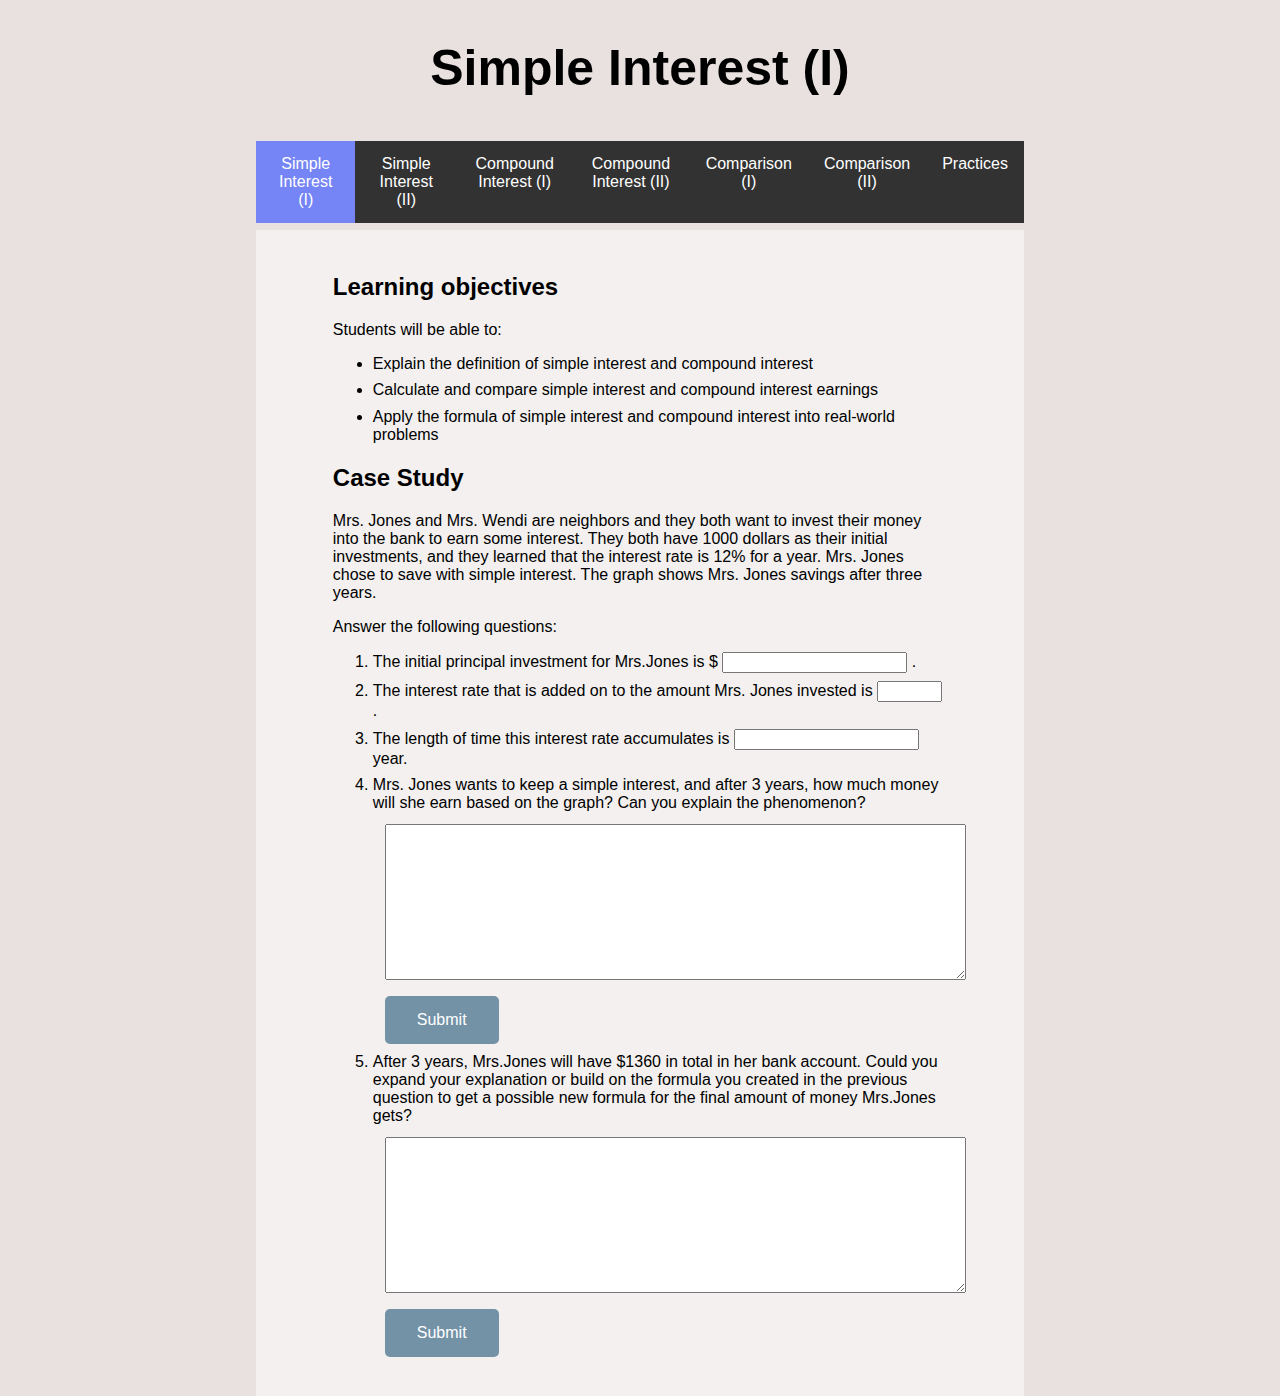
<file: index.html>
<!DOCTYPE html>
<html>

<head>
	<title>Simple and compound interest rate</title>
	<link rel="stylesheet" type="text/css" href="style.css">
	<link href="https://fonts.googleapis.com/css?family=Lato|Merriweather+Sans&display=swap" rel="stylesheet">
</head>

<body>


	<div class="header">
		<span><b>Simple Interest (I)</b></span>
	</div>
	<div class=navbar>
		<a class="SI1" href="index.html">Simple Interest (I)</a>
		<a class="SI2" href="simple interest.html">Simple Interest (II)</a>
		<a class="CI1" href="page3.html">Compound Interest (I)</a>
		<a class="CI2" href="compound interest.html">Compound Interest (II)</a>
		<a class="Comparison1" href="page5.html">Comparison (I)</a>
		<a class="Comparison2" href="Comparison.html">Comparison (II)</a>
		<a class="Practice" href="page7.html">Practices</a>
	</div>
	<div class="content">
		<!-- Learning Objectives -->
		<div id="case">
			<div id="Learning Objectives">
				<h2>Learning objectives</h2>
				<p>Students will be able to:</p>
				<ul>
					<li>Explain the definition of simple interest and compound interest</li>
					<li>Calculate and compare simple interest and compound interest earnings </li>
					<li>Apply the formula of simple interest and compound interest into real-world problems</li>
				</ul>
			</div>
			<!-- Case study -->
			<div id="case study">
				<h2>Case Study</h2>
				<p>Mrs. Jones and Mrs. Wendi are neighbors and they both want to invest their money into the bank to
					earn some
					interest. They both have 1000 dollars as their initial investments, and they learned that the
					interest rate
					is 12% for a year. Mrs. Jones chose to save with simple interest. The graph shows Mrs. Jones savings
					after three years.
				</p>
				<div class="charts" id="charts">
					<!-- add in js -->
				</div>
				<!-- <br><img src="images/1.jpeg" alt="Mrs.Jones' Savings using simple interest" width="770" height="600"><br> -->
				<p>Answer the following questions:</p>
				<ol>
					<li>
						The initial principal investment for Mrs.Jones is $ <input type="number" id="initial_principal"
							name="initial_principal" required size="5"> .
					</li>
					<div class="feedback" id="fb1"></div>

					<li>
						The interest rate that is added on to the amount Mrs. Jones invested is <input type="text"
							id="interest_rate" name="interest_rate" required size="5"> .
					</li>
					<div class="feedback" id="fb2"></div>

					<li>
						The length of time this interest rate accumulates is <input type="number" id="time"
							name="time" required size="5"> year.
					</li>
					<div class="feedback" id="fb3"></div>

					<li>
						Mrs. Jones wants to keep a simple interest, and after 3 years, how much money will she earn
						based on the graph? Can you explain the phenomenon?
						<textarea class="txa" rows="10" cols="70" id="myTextArea2"></textarea></br>
						<button type="button" onclick="check3()">Submit</button>
						<div class="feedback" id="fb4"></div>
					</li>

					<li>
						After 3 years, Mrs.Jones will have $1360 in total in her bank account. Could you expand your
						explanation or build on the formula you created in the previous question to get a possible new
						formula for the final amount of money Mrs.Jones gets? <br>
						<textarea class="txa" rows="10" cols="70" id="myTextArea3"></textarea></br>
						<button type="button" onclick="check4()">Submit</button>
						<div class="feedback" id="fb5"></div>
					</li>

				</ol>

			</div>
		</div>



		<!-- Step 5
		<div id="comparison of simple interest and compound interest">
			<h2>Comparison of Simple Interest and Compound Interest</h2>
			<p>From the previous case, Mrs. Jones wants to keep a simple interest, and after three years, she will get 360 dollars. Mrs. Wendi wants to keep a compound interest, and after three years she will get 404.93 dollars back. </p>
			<p> i) For Mrs. Jones, she earns (  ) dollars each month.<br>
				<input type = "radio" type = "mc" name = "choice" value = "A.12"> A.12
				<input type = "radio" type = "mc" name = "choice" value = "B.36"> B.36
				<input type = "radio" type = "mc" name = "choice" value = "C.30"> C.30
				<br><button type="button" onclick ="submitAnswer()">Submit</button><br><div id="feedback_4"></div>

			<p> For Mrs. Wendi, she earns (  ) dollars each month.</p><br>
				<input type = "radio" type = "mc" name = "choice" value = "A.33.74"> A.33.74
				<input type = "radio" type = "mc" name = "choice" value = "B.11.25"> B.11.25
				<input type = "radio" type = "mc" name = "choice" value = "C.35.8"> C.35.8
				<br><button type="button" onclick ="submitAnswer_2()">Submit</button><br>
			
			<p>ii) Based on the graph showing how Mrs. Jones and Mrs. Wendi’s savings grow, what are the interests of Mrs. Jones and Mrs. Wendi in the first year? What about the second year? The third year?</p>
			<textarea id = "ti_1" rows="10" cols="50"></textarea><br>
			<button type="button">Submit</button><br>

			
			<p>iii) Try with the interactive graph, what features do you find about the interest grow through time?</p>
			<textarea id = "ti_2" rows="10" cols="50"></textarea><br>
			<button type="button">Submit</button><br> -->

		<script src="https://d3js.org/d3.v6.min.js"></script>
		<script type="text/javascript" src="assignment_1.js"></script>
</body>

</html>
</file>
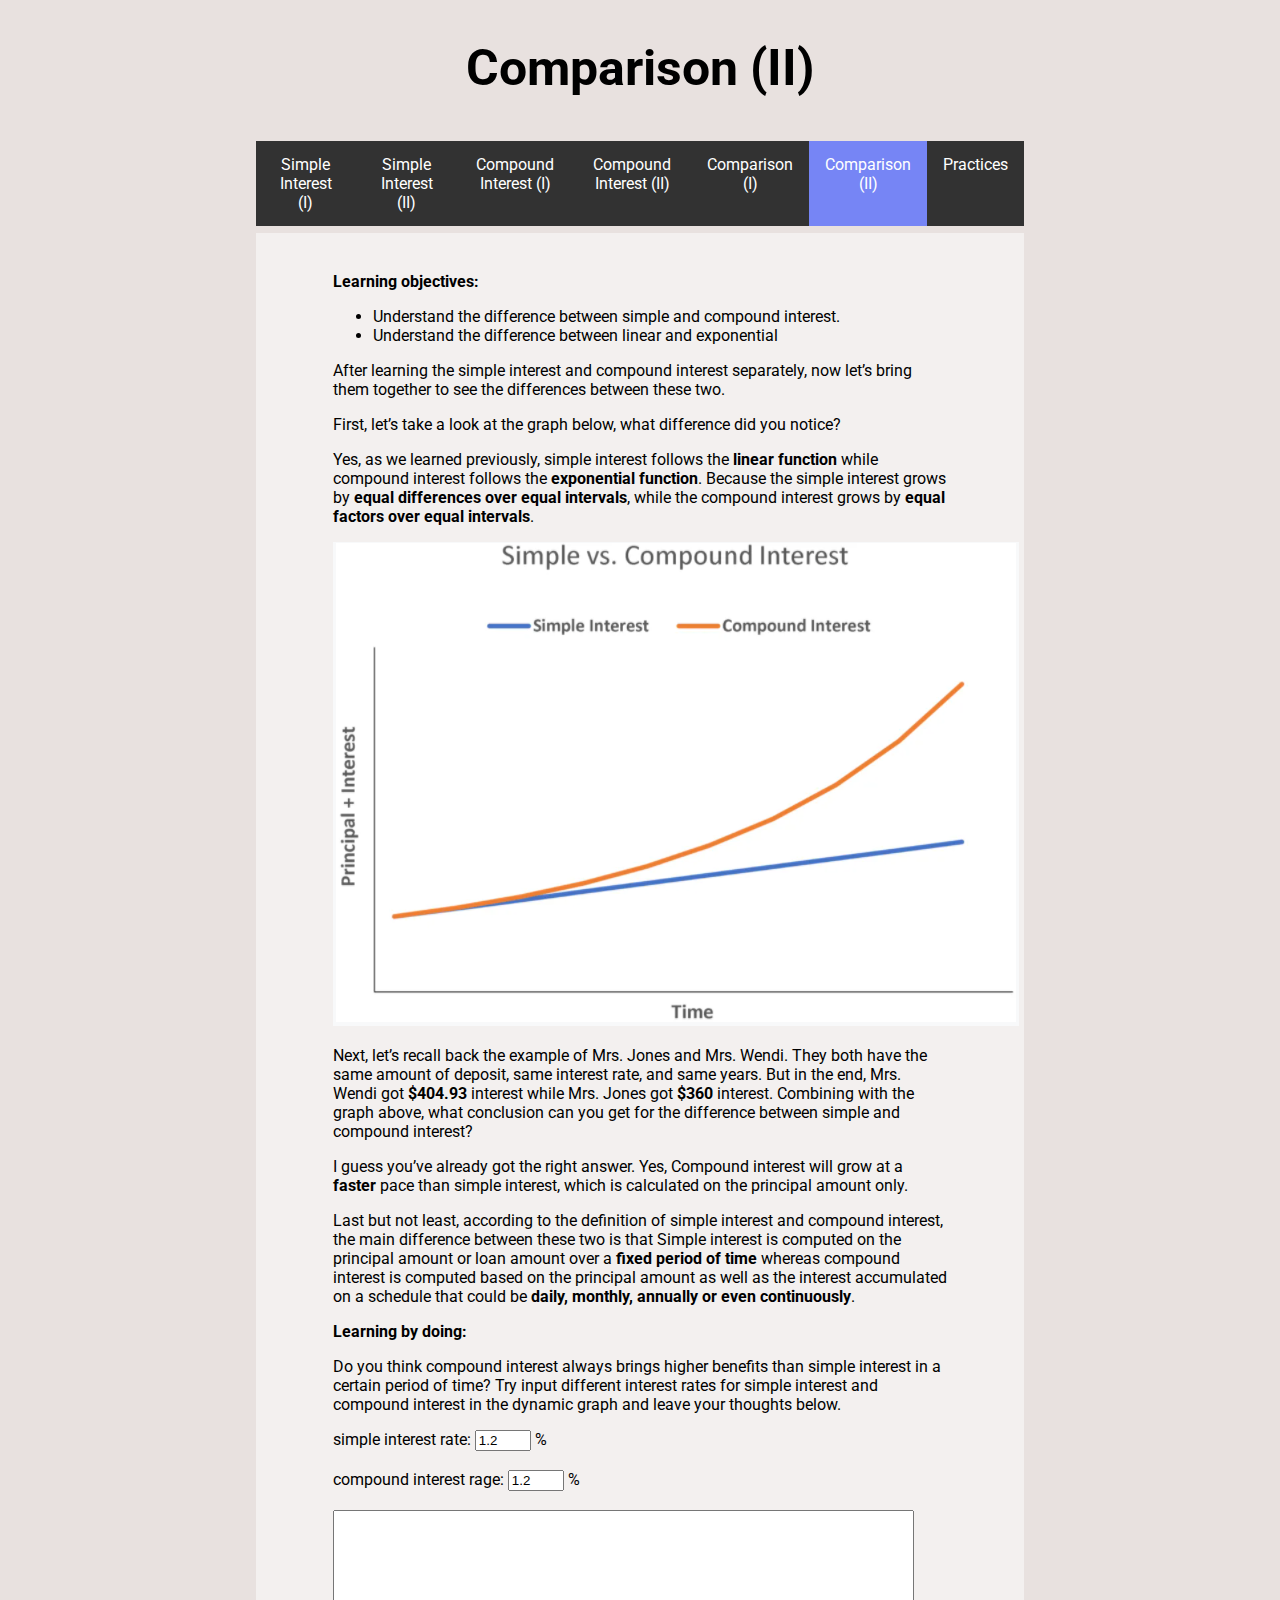
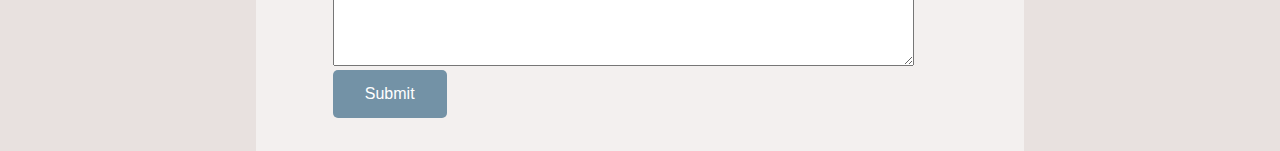
<file: Comparison.html>
<!DOCTYPE html>
<html>

<head>
  <meta charset="utf-8">
  <title>Comparison study</title>
  <link rel="preconnect" href="https://fonts.gstatic.com">
  <link rel="stylesheet" type="text/css" href="style2.css">
  <link
    href="https://fonts.googleapis.com/css2?family=Roboto:ital,wght@0,100;0,300;0,400;0,500;0,700;0,900;1,100;1,300;1,400;1,500;1,700;1,900&display=swap"
    rel="stylesheet">
</head>

<body>
  <div class="header"><span>
      <b>Comparison (II)</b></span>
  </div>
  <!-- change -->
  <div class=navbar>
    <a class="SI1" href="index.html">Simple Interest (I)</a>
    <a class="SI1" href="simple interest.html">Simple Interest (II)</a>
    <a class="CI1" href="page3.html">Compound Interest (I)</a>
    <a class="CI2" href="compound interest.html">Compound Interest (II)</a>
    <a class="Comparison1" href="page5.html">Comparison (I)</a>
    <a class="SI2" href="Comparison.html">Comparison (II)</a>
    <a class="Practice" href="page7.html">Practices</a>
  </div>
  <!-- add content id div -->
  <div class="content">
    <!-- add case id div -->
    <div id="case">

      <p><b>Learning objectives:</b></p>

      <ul>
        <li>Understand the difference between simple and compound interest.</li>
        <li>Understand the difference between linear and exponential</li>
      </ul>

      <p>After learning the simple interest and compound interest separately, now let’s bring them together to see the
        differences between these two.</p>

      <p>First, let’s take a look at the graph below, what difference did you notice?</p>

      <p>Yes, as we learned previously, simple interest follows the <b>linear function</b> while compound interest
        follows the <b>exponential function</b>. Because the simple interest grows by <b>equal differences over equal
          intervals</b>, while the compound interest grows by <b>equal factors over equal intervals</b>.</p>

      <center><img src="images/simple-vs-compound.png" alt="Simple vs. Compound Interest."></center>

      <p>Next, let’s recall back the example of Mrs. Jones and Mrs. Wendi. They both have the same amount of deposit,
        same interest rate, and same years. But in the end, Mrs. Wendi got <b>$404.93</b> interest while Mrs. Jones got
        <b>$360</b> interest. Combining with the graph above, what conclusion can you get for the difference between
        simple and compound interest?</p>

      <p>I guess you’ve already got the right answer. Yes, Compound interest will grow at a <b>faster</b> pace than
        simple interest, which is calculated on the principal amount only.</p>

      <p>Last but not least, according to the definition of simple interest and compound interest, the main difference
        between these two is that Simple interest is computed on the principal amount or loan amount over a <b>fixed
          period of time</b> whereas compound interest is computed based on the principal amount as well as the interest
        accumulated on a schedule that could be <b>daily, monthly, annually or even continuously</b>.</p>

      <p><b>Learning by doing:</b></p>

      <p>Do you think compound interest always brings higher benefits than simple interest in a certain period of time?
        Try input different interest rates for simple interest and compound interest in the dynamic graph and leave your
        thoughts below.</p>

      <div class="charts" id="charts">
        <!-- add in js -->
      </div>
      simple interest rate: <input type="number" id="si_rate" name="si_rate" required size="5" min = 1 max = 20 value=1.2> %
     <br><br>
      compound interest rage: <input type="number" id="ci_rate" name="ci_rate" required size="5" min = 1 max = 20 value=1.2> %

      <!--interactive graph should be added here -->
      <br><br>
      <textarea rows="10" cols="70" id="myTextArea"></textarea><br>

      <button type="button" onclick="check()">Submit</button>

      <div class="feedback" id="feedback">

      </div>
    </div>
  </div>
  <script src="https://d3js.org/d3.v6.min.js"></script>
  <script type="text/javascript" src="script6.js"></script>
</body>

</html>
</file>
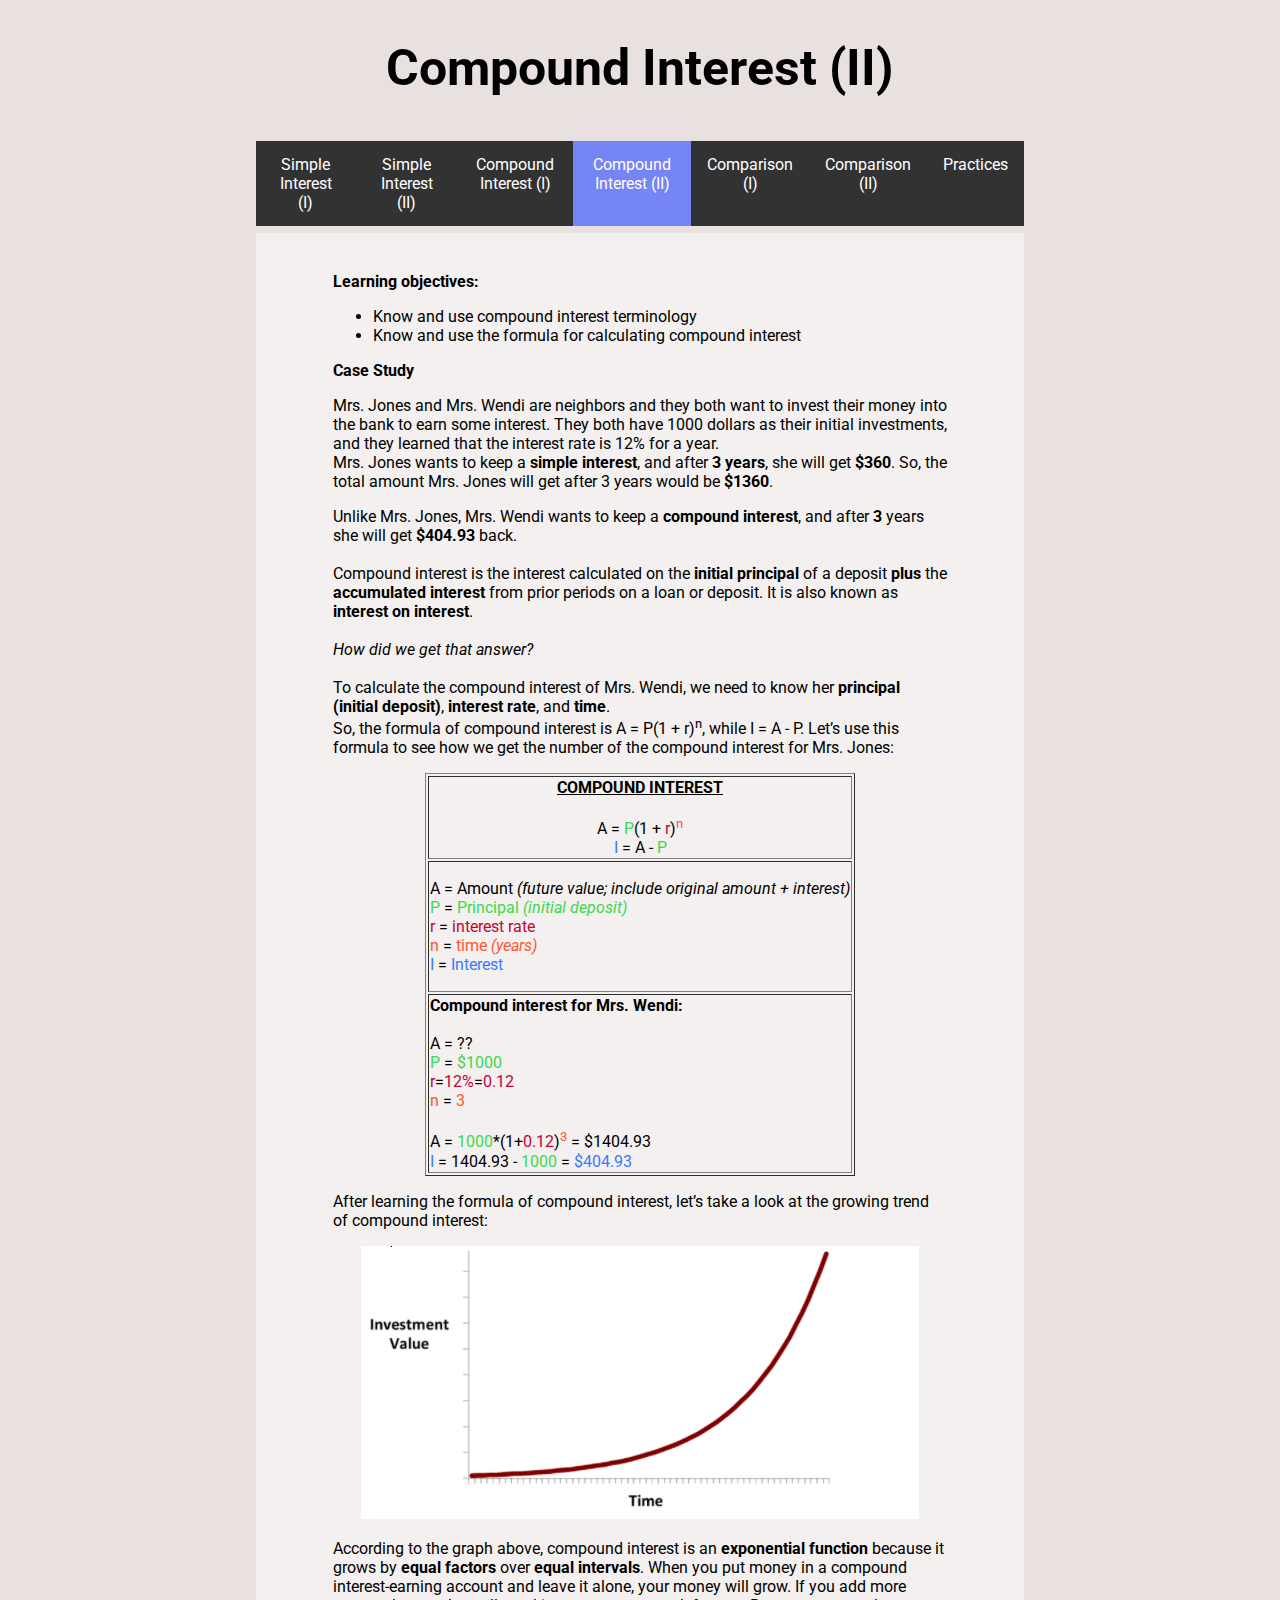
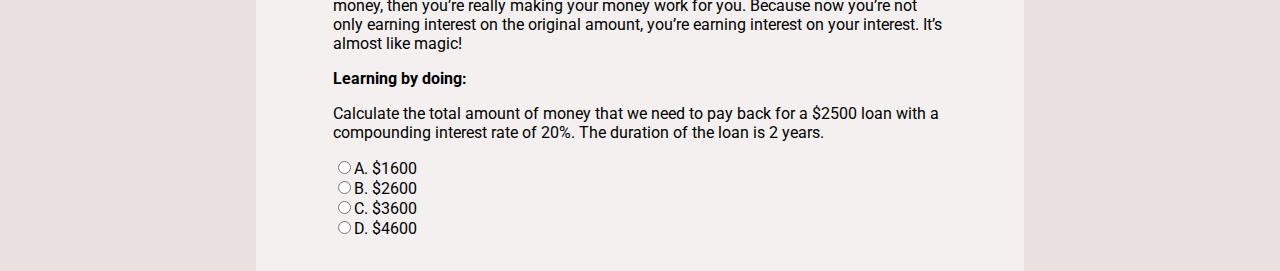
<file: compound interest.html>
<!DOCTYPE html>
<html>
<head>
    <meta charset="utf-8">
    <title>Compound Interest</title>
    <link rel="preconnect" href="https://fonts.gstatic.com">
    <link rel="stylesheet" type="text/css" href="style2.css">
    <link
      href="https://fonts.googleapis.com/css2?family=Roboto:ital,wght@0,100;0,300;0,400;0,500;0,700;0,900;1,100;1,300;1,400;1,500;1,700;1,900&display=swap"
      rel="stylesheet">
  </head>
  <body>
    <div class="header"><span>
        <b>Compound Interest (II)</b></span>
    </div>
  <!-- change -->
    <div class=navbar>
      <a class="SI1" href="index.html">Simple Interest (I)</a>
      <a class="SI1" href="simple interest.html">Simple Interest (II)</a>
      <a class="CI1" href="page3.html">Compound Interest (I)</a>
      <a class="SI2" href="compound interest.html">Compound Interest (II)</a>
      <a class="Comparison1" href="page5.html">Comparison (I)</a>
      <a class="Comparison2" href="Comparison.html">Comparison (II)</a>
      <a class="Practice" href="page7.html">Practices</a>
    </div>

<div class="content">

    <div id="case">

    <p><b>Learning objectives:</b></p>

    <ul>
        <li>Know and use compound interest terminology</li>
        <li>Know and use the formula for calculating compound interest</li>
    </ul>

    <p><b>Case Study</b></p>
    
    <p>Mrs. Jones and Mrs. Wendi are neighbors and they both want to invest their money into the bank to earn some interest. They both have 1000 dollars as their initial investments, and they learned that the interest rate is 12% for a year. <br/>Mrs. Jones wants to keep a <b>simple interest</b>, and after <b>3 years</b>, she will get <b>$360</b>. So, the total amount Mrs. Jones will get after 3 years would be <b>$1360</b>.</p>

    <p>Unlike Mrs. Jones, Mrs. Wendi wants to keep a <b>compound interest</b>, and after <b>3</b> years she will get <b>$404.93</b> back. <br/> 
        <br/>Compound interest is the interest calculated on the <b>initial principal</b> of a deposit <b>plus</b> the <b>accumulated interest</b> from prior periods on a loan or deposit. It is also known as <b>interest on interest</b>.
        <br/> <br/><i>How did we get that answer?</i>
        <br/> <br/>To calculate the compound interest of Mrs. Wendi, we need to know her <b>principal (initial deposit)</b>, <b>interest rate</b>, and <b>time</b>.
        <br/>So, the formula of compound interest is A = P(1 + r)<sup>n</sup>, while I = A - P. Let’s use this formula to see how we get the number of the compound interest for Mrs. Jones: 
    </p>

    <table border="1" align="center">
        <tr>
            <td><u><b><div align="center">COMPOUND INTEREST</b></u></div>
                <br/><div align="center">A = <font color="#3DD84F">P</font>(1 + <font color="#C70039">r</font>)<sup><font color="#FF5733">n</font></sup>
                <br/><font color="337BFF">I</font> = A - <font color="#3DD84F">P</font></div></td>
        </tr>
        <tr>
            <td><p>A = Amount <i>(future value; include original amount + interest)</i>
              <br/><font color="#3DD84F">P</font> = <font color="#3DD84F">Principal <i>(initial deposit)</i></font>
              <br/><font color="#C70039">r</font> = <font color="#C70039">interest rate</font>
              <br/><font color="#FF5733">n</font> = <font color="#FF5733">time <i>(years)</i></font>
              <br/><font color="337BFF">I</font> = <font color="337BFF">Interest</font>
        </tr>
        <tr>
            <td><b>Compound interest for Mrs. Wendi:</b>
              <br/> <br/>A = ??
              <br/><font color="#3DD84F">P</font> = <font color="#3DD84F">$1000</font>
              <br/><font color="#C70039">r</font>=<font color="#C70039">12%</font>=<font color="#C70039">0.12</font>
              <br/><font color="#FF5733">n</font> = <font color="#FF5733">3</font>
              <br/> <br/>A = <font color="#3DD84F">1000</font>*(1+<font color="#C70039">0.12</font>)<sup><font color="#FF5733">3</font></sup> = $1404.93
              <br/><font color="337BFF">I</font> = 1404.93 - <font color="#3DD84F">1000</font> = <font color="337BFF">$404.93</font></td>
        </tr>
    </table>

    <p>After learning the formula of compound interest, let’s take a look at the growing trend of compound interest:</p>

    <center><img src="images/compound-interest.png" alt="Compound Interest gragh:Exponential relationship."></center>

    <p>According to the graph above, compound interest is an <b>exponential function</b> because it grows by <b>equal factors</b> over <b>equal intervals</b>. When you put money in a compound interest-earning account and leave it alone, your money will grow. If you add more money, then you’re really making your money work for you. Because now you’re not only earning interest on the original amount, you’re earning interest on your interest. It’s almost like magic!</p>

    <p><b>Learning by doing:</b></p>

    <p>Calculate the total amount of money that we need to pay back for a $2500 loan with a compounding interest rate of 20%. The duration of the loan is 2 years.</p>

    <form>
        <input type="radio" name="question"  id="_choiceA" value="$1600">A. $1600<br/>
        <input type="radio" name="question"  id="_choiceB" value="$2600">B. $2600<br/>
        <input type="radio" name="question"  id="_choiceC" value="$3600">C. $3600<br/>
        <input type="radio" name="question"  id="_choiceD" value="$4600">D. $4600
        <div  class = "feedback" id="feedback"></div>
    </form>

    </div>
  </div>
  </div>
  <script type="text/javascript" src="script7.js"></script>
</body>

</html>
</file>
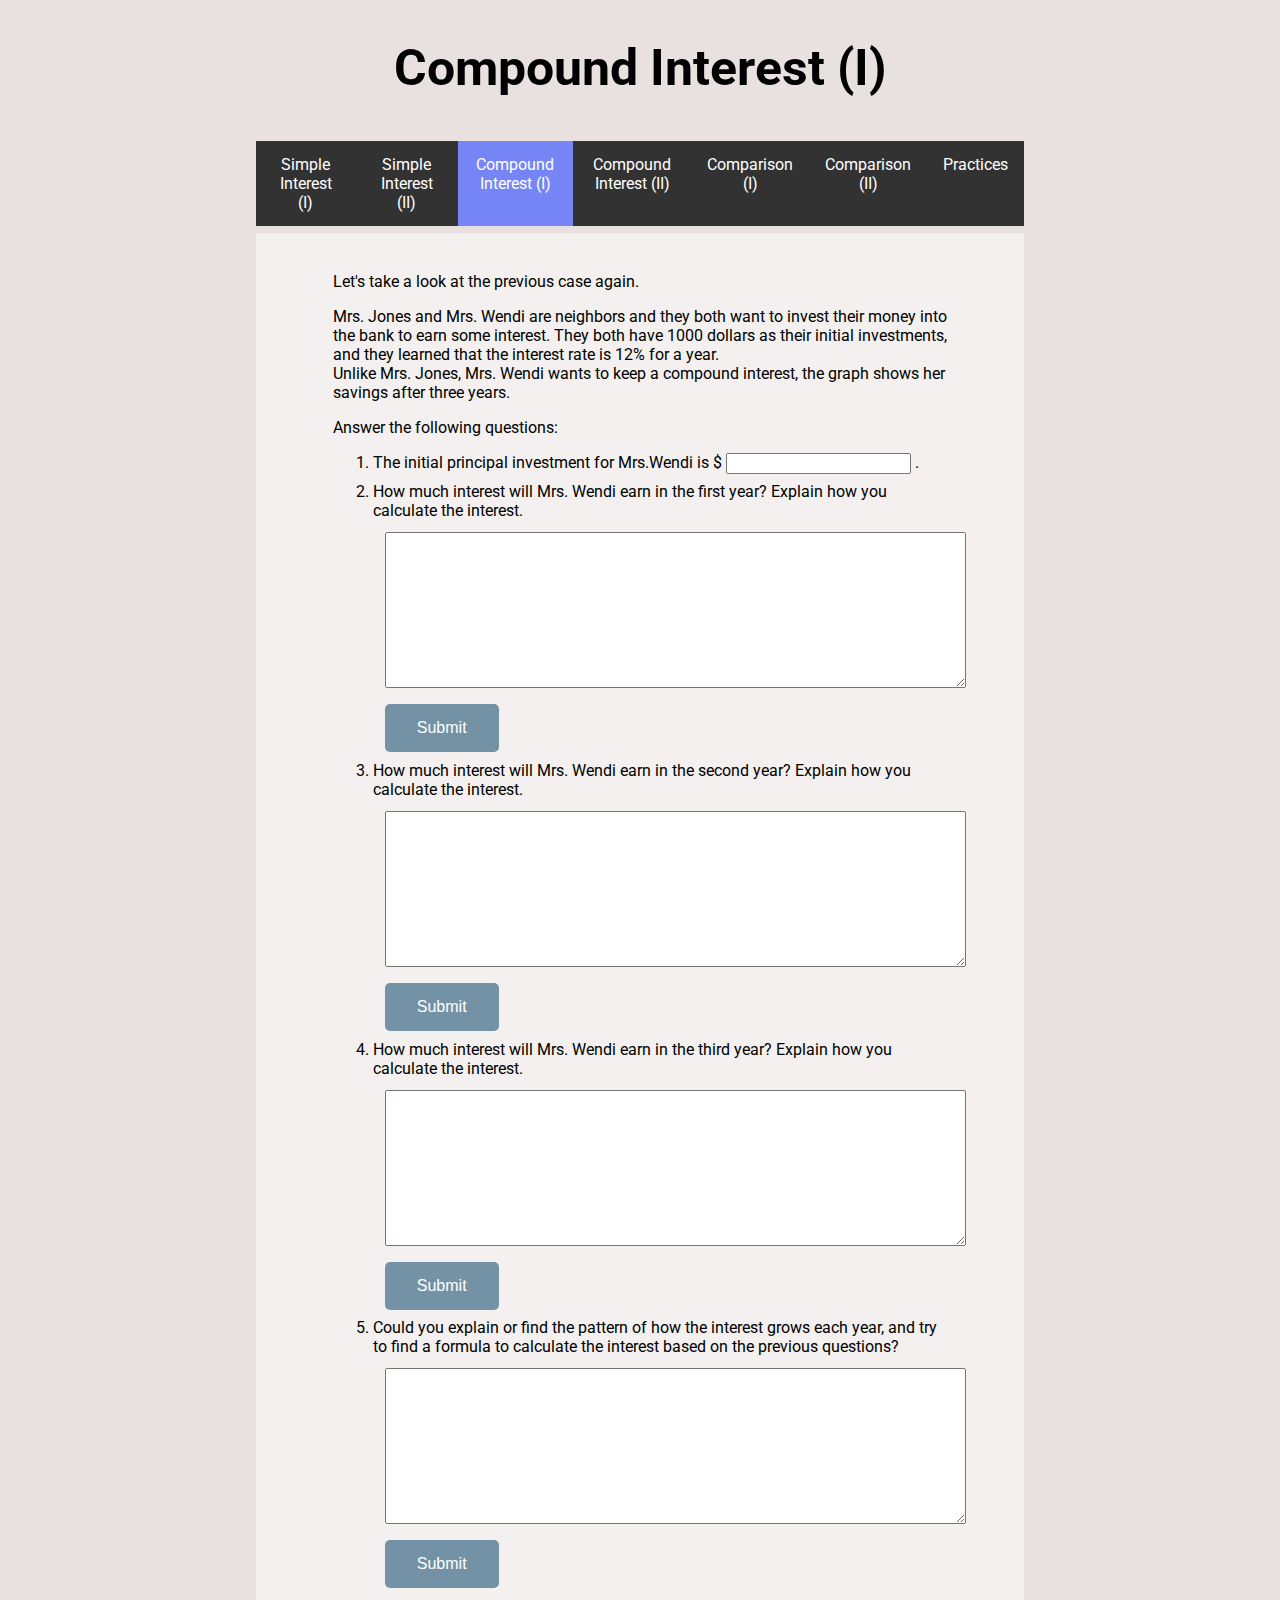
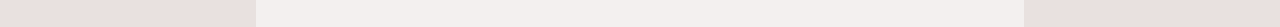
<file: page3.html>
<!DOCTYPE html>
<!DOCTYPE html>
<html lang="en">

<head>
    <meta charset="UTF-8">
    <meta name="viewport" content="width=device-width, initial-scale=1.0">
    <link rel="stylesheet" type="text/css" href="style3.css">
    <link rel="preconnect" href="https://fonts.gstatic.com">
    <link
        href="https://fonts.googleapis.com/css2?family=Roboto:ital,wght@0,100;0,300;0,400;0,500;0,700;0,900;1,100;1,300;1,400;1,500;1,700;1,900&display=swap"
        rel="stylesheet">

    <title>Compound</title>
</head>

<body>
    <div class="header"><span>
            <b>Compound Interest (I)</b></span>
    </div>
    <div class=navbar>
        <a class="SI1" href="index.html">Simple Interest (I)</a>
        <a class="SI2" href="simple interest.html">Simple Interest (II)</a>
        <a class="CI1" href="page3.html">Compound Interest (I)</a>
        <a class="CI2" href="compound interest.html">Compound Interest (II)</a>
        <a class="Comparison1" href="page5.html">Comparison (I)</a>
        <a class="Comparison2" href="Comparison.html">Comparison (II)</a>
        <a class="Practice" href="page7.html">Practices</a>
    </div>
    <!-- main contents here -->
    <div class="content">
        <div id="case">
            <p>Let's take a look at the previous case again.</p>
            <p>Mrs. Jones and Mrs. Wendi are neighbors and they both want to invest their money into the bank to earn
                some interest. They both have 1000 dollars as their initial investments, and they learned that the
                interest rate is 12% for a year.
                <br>Unlike Mrs. Jones, Mrs. Wendi wants to keep a compound interest, the graph shows her savings after
                three years. </p>
            <div class="charts" id="charts">
                <!-- add in js -->
            </div>
            <p>Answer the following questions:</p>
            <ol>
                <li>
                    The initial principal investment for Mrs.Wendi is $ <input type="number" id="initial_principal"
                        name="initial_principal" required size="5"> .
                </li>
                <div class="feedback" id="fb1"></div>

                <li>
                    How much interest will Mrs. Wendi earn in the first year? Explain how you calculate the interest.
                    <div class="feedback" id="fb1"></div>
                    <textarea class="txa" rows="10" cols="70" id="myTextArea1"></textarea></br>
                    <button type="button" onclick="check2()">Submit</button>
                    <div class="feedback" id="fb2"></div>
                </li>
                <li>
                    How much interest will Mrs. Wendi earn in the second year? Explain how you calculate the interest.
                    <textarea class="txa" rows="10" cols="70" id="myTextArea2"></textarea></br>
                    <button type="button" onclick="check3()">Submit</button>
                    <div class="feedback" id="fb3"></div>
                </li>
                <li>
                    How much interest will Mrs. Wendi earn in the third year? Explain how you calculate the interest.
                    <textarea class="txa" rows="10" cols="70" id="myTextArea3"></textarea></br>
                    <button type="button" onclick="check4()">Submit</button>
                    <div class="feedback" id="fb4"></div>
                </li>
                <li>
                    Could you explain or find the pattern of how the interest grows each year, and try to find a formula
                    to calculate the interest based on the previous questions?<br>
                    <textarea class="txa" rows="10" cols="70" id="myTextArea4"></textarea></br>
                    <button type="button" onclick="check5()">Submit</button>
                    <div class="feedback" id="fb5"></div>
                </li>
            </ol>
        </div>



    </div>

    <script src="https://d3js.org/d3.v6.min.js"></script>
    <script type="text/javascript" src="script3.js"></script>
</body>

</html>
</file>
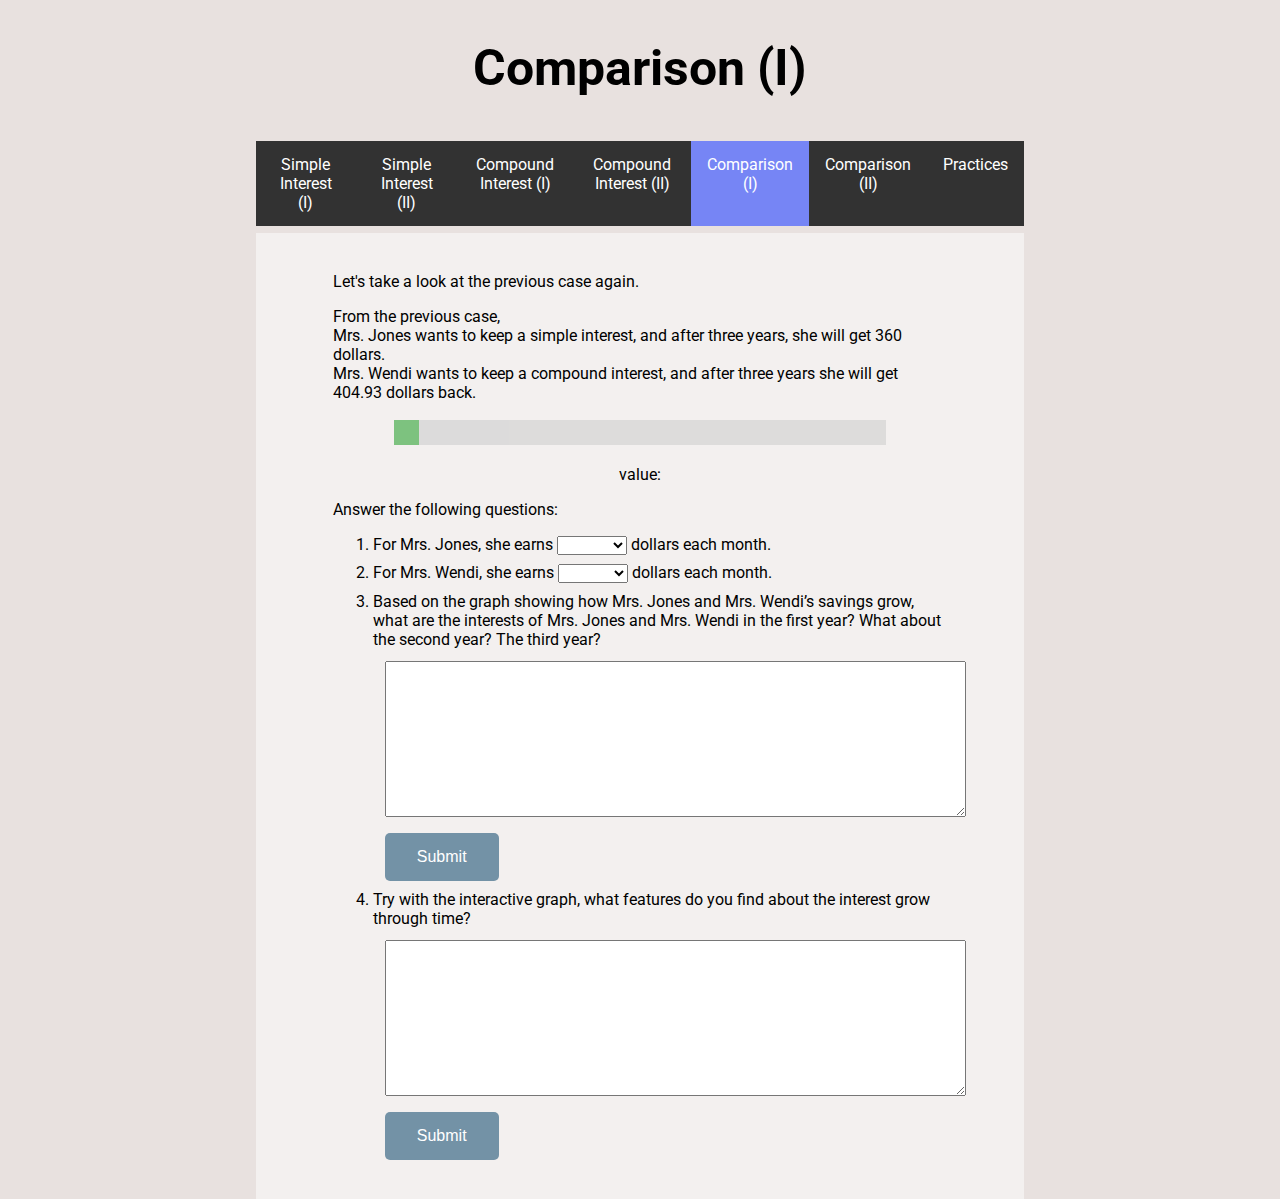
<file: page5.html>
<!DOCTYPE html>
<!DOCTYPE html>
<html lang="en">

<head>
    <meta charset="UTF-8">
    <meta name="viewport" content="width=device-width, initial-scale=1.0">
    <link rel="stylesheet" type="text/css" href="style5.css">
    <link rel="preconnect" href="https://fonts.gstatic.com">
    <link
        href="https://fonts.googleapis.com/css2?family=Roboto:ital,wght@0,100;0,300;0,400;0,500;0,700;0,900;1,100;1,300;1,400;1,500;1,700;1,900&display=swap"
        rel="stylesheet">

    <title>Comparison</title>
</head>

<body>
    <div class="header"><span>
            <b>Comparison (I)</b></span>
    </div>
    <div class=navbar>
        <a class="SI1" href="index.html">Simple Interest (I)</a>
        <a class="SI2" href="simple interest.html">Simple Interest (II)</a>
        <a class="CI1" href="page3.html">Compound Interest (I)</a>
        <a class="CI2" href="compound interest.html">Compound Interest (II)</a>
        <a class="Comparison1" href="page5.html">Comparison (I)</a>
        <a class="Comparison2" href="Comparison.html">Comparison (II)</a>
        <a class="Practice" href="page7.html">Practices</a>
    </div>
    <!-- main contents here -->
    <div class="content">
        <div id="case">
            <p>Let's take a look at the previous case again.</p>
            <p>From the previous case, <br>Mrs. Jones wants to keep a simple interest, and after three years, she will
                get 360 dollars.<br>Mrs. Wendi wants to keep a compound interest, and after three years she will get
                404.93 dollars back. </p>
            <div class="charts" id="charts">
                <!-- add in js -->
            </div>
            <div id= "slider"><input type="range" min="3" max="15" value="3" class="slider" id="myRange"></div>
            <div id = "val"><center><p>value: </p></center></div>
            <p>Answer the following questions:</p>
            <ol>
                <li>
                    For Mrs. Jones, she earns <select name="jones">
                        <option value="" selected></option>
                        <option value="same">same</option>
                        <option value="different">different</option>
                    </select>
                    dollars each month.
                    <div class="feedback" id="fb1"></div>

                </li>

                <li>
                    For Mrs. Wendi, she earns <select name="wendi">
                        <option value="" selected></option>
                        <option value="same">same</option>
                        <option value="different">different</option>
                    </select>
                    dollars each month.
                    <div class="feedback" id="fb2"></div>
                </li>
                <li>
                    Based on the graph showing how Mrs. Jones and Mrs. Wendi’s savings grow, what are the interests of
                    Mrs. Jones and Mrs. Wendi in the first year? What about the second year? The third year?
                    <textarea class="txa" rows="10" cols="70" id="myTextArea2"></textarea></br>
                    <button type="button" onclick="check3()">Submit</button>
                    <div class="feedback" id="fb3"></div>
                </li>
                <li>
                    Try with the interactive graph, what features do you find about the interest grow through time?
                    <textarea class="txa" rows="10" cols="70" id="myTextArea3"></textarea></br>
                    <button type="button" onclick="check4()">Submit</button>
                    <div class="feedback" id="fb4"></div>
                </li>
            </ol>
        </div>



    </div>

    <script src="https://d3js.org/d3.v6.min.js"></script>
    <script type="text/javascript" src="script5.js"></script>
</body>

</html>
</file>
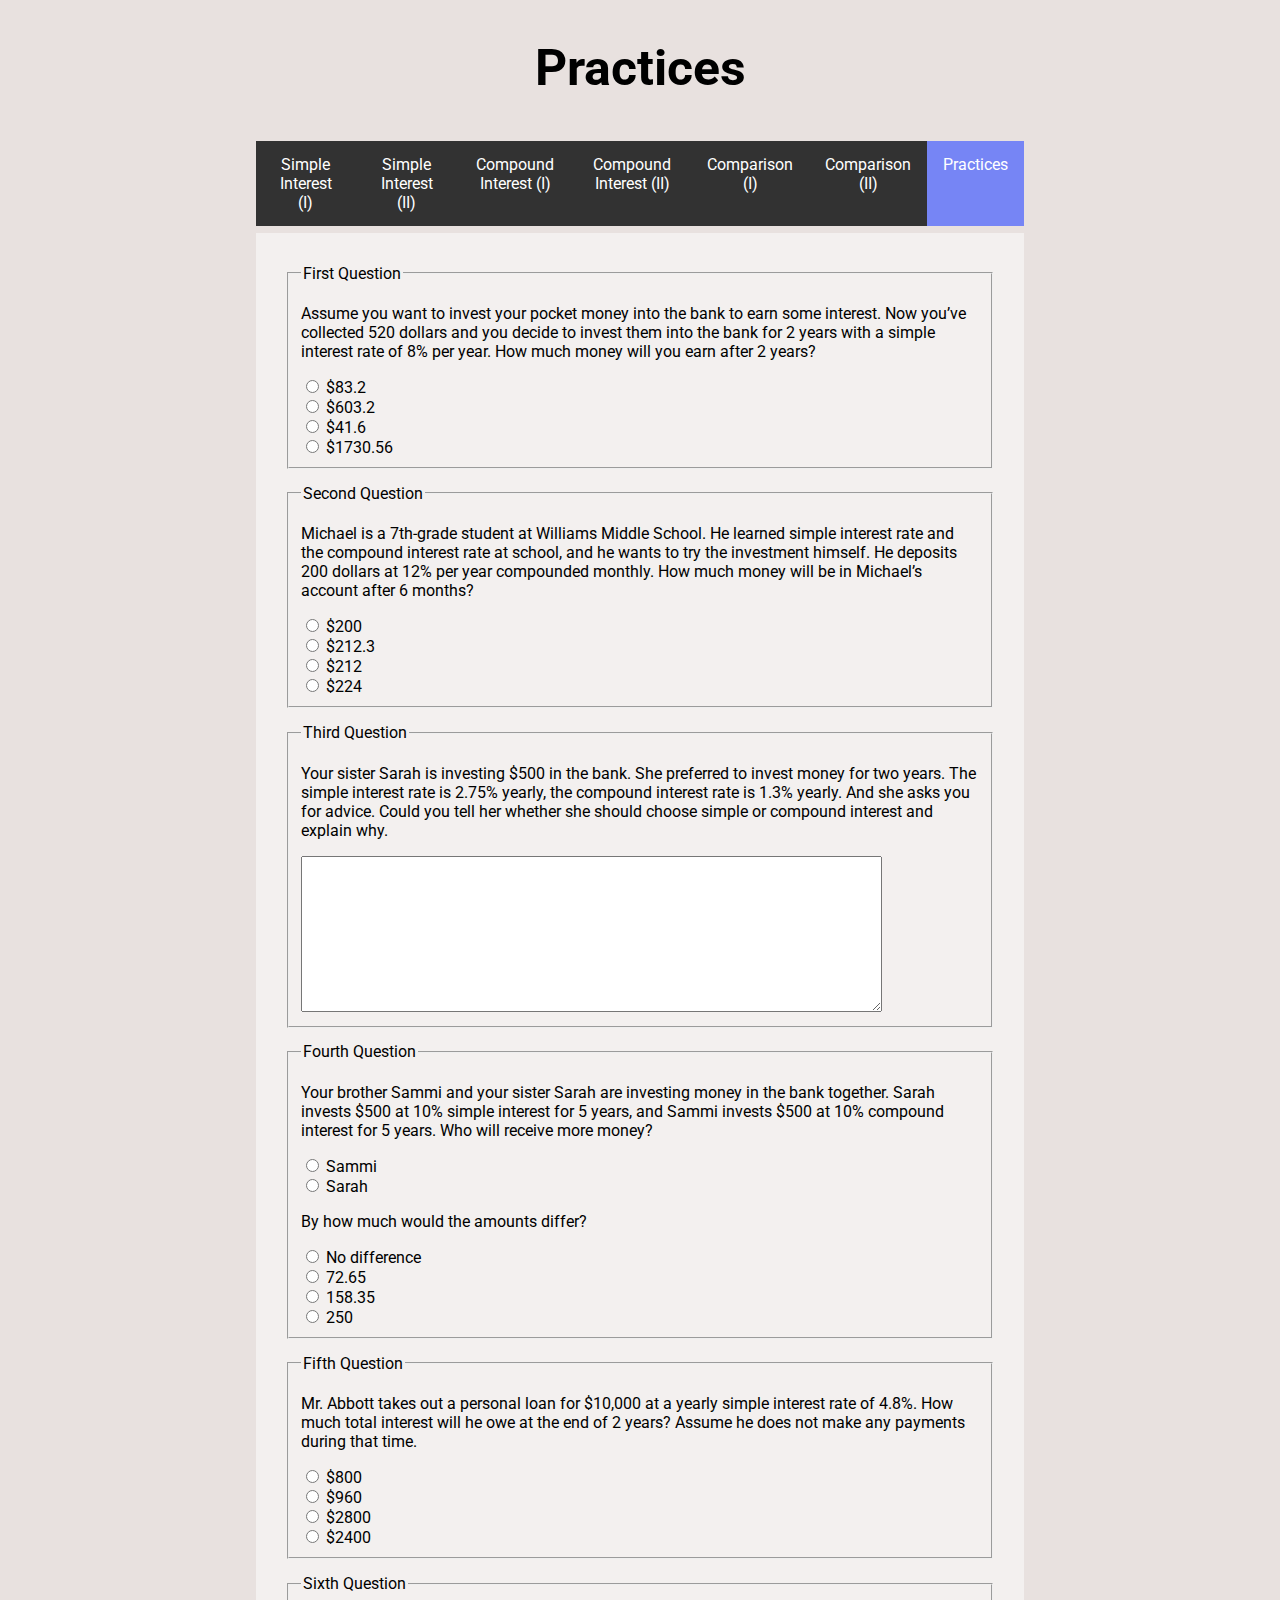
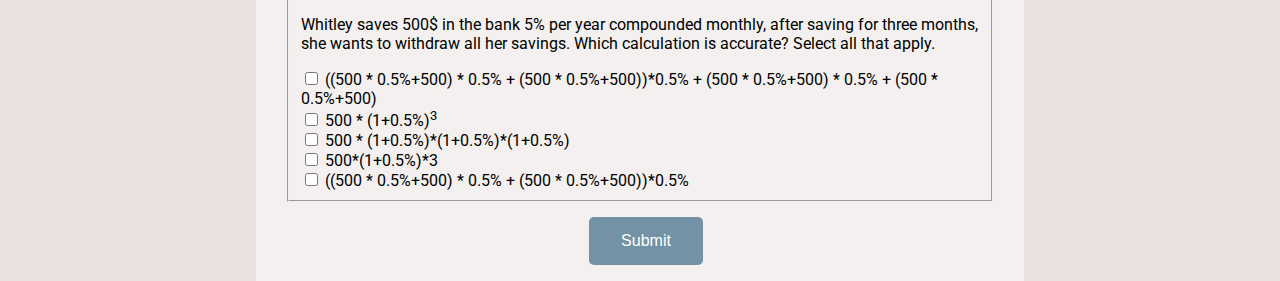
<file: page7.html>
<!DOCTYPE html>
<!DOCTYPE html>
<html lang="en">

<head>
    <meta charset="UTF-8">
    <meta name="viewport" content="width=device-width, initial-scale=1.0">
    <!-- <link rel="stylesheet" type="text/css" href="style3.css"> -->
    <link rel="preconnect" href="https://fonts.gstatic.com">
    <link
        href="https://fonts.googleapis.com/css2?family=Roboto:ital,wght@0,100;0,300;0,400;0,500;0,700;0,900;1,100;1,300;1,400;1,500;1,700;1,900&display=swap"
        rel="stylesheet">

    <title>Compound</title>
</head>

<body>
    <div class="header"><span>
            <b>Practices</b></span>
    </div>
    <div class=navbar>
        <a class="SI1" href="index.html">Simple Interest (I)</a>
        <a class="SI2" href="simple interest.html">Simple Interest (II)</a>
        <a class="CI1" href="page3.html">Compound Interest (I)</a>
        <a class="CI2" href="compound interest.html">Compound Interest (II)</a>
        <a class="Comparison1" href="page5.html">Comparison (I)</a>
        <a class="Comparison2" href="Comparison.html">Comparison (II)</a>
        <a class="Practice" href="Comparison.html">Practices</a>
    </div>
    <!-- main contents here -->
    <div class="content">
        <form>
            <!-- question 1 -->

            <fieldset>
                <legend>First Question</legend>
                <p>
                    Assume you want to invest your pocket money into the bank to earn some interest. Now you’ve
                    collected 520 dollars and you decide to invest them into the bank for 2 years with a simple interest
                    rate of 8% per year. How much money will you earn after 2 years?
                </p>
                <input class="q1" type="radio" name="q1" id="q1_1" value="83.2">
                $83.2
                <br>
                <input class="q1" type="radio" name="q1" id="q1_2" value="603.2">
                $603.2
                <br>
                <input class="q1" type="radio" name="q1" id="q1_3" value="41.6">
                $41.6
                <br>
                <input class="q1" type="radio" name="q1" id="q1_4" value="1730.56">
                $1730.56
                <div class="feedback" id="f1"></div>
            </fieldset>
            <!-- question 2 -->

            <fieldset>
                <legend>Second Question</legend>
                <p>
                    Michael is a 7th-grade student at Williams Middle School. He learned simple interest rate and the
                    compound interest rate at school, and he wants to try the investment himself. He deposits 200
                    dollars at 12% per year compounded monthly. How much money will be in Michael’s account after 6
                    months?
                </p>
                <input class="q2" type="radio" name="q2" id="q2_1" value="200">
                $200
                <br>
                <input class="q2" type="radio" name="q2" id="q2_2" value="212.3">
                $212.3
                <br>
                <input class="q2" type="radio" name="q2" id="q2_3" value="212">
                $212
                <br>
                <input class="q2" type="radio" name="q2" id="q2_4" value="224">
                $224
                <div class="feedback" id="f2"></div>
            </fieldset>

            <!-- question 3 -->
            <fieldset>
                <legend>Third Question</legend>
                <p>
                    Your sister Sarah is investing $500 in the bank. She preferred to invest money for two years. The
                    simple interest rate is 2.75% yearly, the compound interest rate is 1.3% yearly. And she asks you
                    for advice. Could you tell her whether she should choose simple or compound interest and explain
                    why.
                </p>
                <textarea class="q4" rows="10" cols="70" id="myTextArea"></textarea></br>
                <div class="feedback" id="f3"></div>
            </fieldset>

            <!-- question 4 -->
            <fieldset>
                <legend>Fourth Question</legend>
                <p>
                    Your brother Sammi and your sister Sarah are investing money in the bank together. Sarah invests
                    $500 at 10% simple interest for 5 years, and Sammi invests $500 at 10% compound interest for 5
                    years. Who will receive more money?
                </p>
                <input class="q4" type="radio" name="q4" id="q4_1" value="Sammi">
                Sammi
                <br>
                <input class="q4" type="radio" name="q4" id="q4_2" value="Sarah">
                Sarah
                <div class="feedback" id="f4"></div>
                <p>
                    By how much would the amounts differ?
                </p>
                <input class="q4_2" type="radio" name="q4_2" id="q4_2_1" value="No difference">
                No difference
                <br>
                <input class="q4_2" type="radio" name="q4_2" id="q4_2_2" value="72.65">
                72.65
                <br>
                <input class="q4_2" type="radio" name="q4_2" id="q4_2_3" value="158.35">
                158.35
                <br>
                <input class="q4_2" type="radio" name="q4_2" id="q4_2_4" value="250">
                250
                <div class="feedback" id="f4_2"></div>
            </fieldset>

            <!-- question 5 -->
            <fieldset>
                <legend>Fifth Question</legend>
                <p>
                    Mr. Abbott takes out a personal loan for $10,000 at a yearly simple interest rate of 4.8%. How much
                    total interest will he owe at the end of 2 years? Assume he does not make any payments during that
                    time.
                </p>
                <input class="q5" type="radio" name="q5" id="q5_1" value="800">
                $800
                <br>
                <input class="q5" type="radio" name="q5" id="q5_2" value="960">
                $960
                <br>
                <input class="q5" type="radio" name="q5" id="q5_3" value="2800">
                $2800
                <br>
                <input class="q5" type="radio" name="q5" id="q5_4" value="2400">
                $2400
                <div class="feedback" id="f5"></div>
            </fieldset>

            <!-- question 6 -->
            <fieldset>
                <legend>Sixth Question</legend>
                <p>
                    Whitley saves 500$ in the bank 5% per year compounded monthly, after saving for three months, she
                    wants to withdraw all her savings. Which calculation is accurate? Select all that apply.
                </p>
                <input class="q6" type="checkbox" name="q6" id="q6_1"
                    value="((500 * 0.5%+500) * 0.5% + (500 * 0.5%+500))*0.5% + (500 * 0.5%+500) * 0.5% + (500 * 0.5%+500)">
                ((500 * 0.5%+500) * 0.5% + (500 * 0.5%+500))*0.5% + (500 * 0.5%+500) * 0.5% + (500 * 0.5%+500)
                <br>
                <input class="q6" type="checkbox" name="q6" id="q6_2" value="500 * (1+0.5%)^3
                ">
                500 * (1+0.5%)<sup>3</sup>
                <br>
                <input class="q6" type="checkbox" name="q6" id="q6_3" value="500 * (1+0.5%)*(1+0.5%)*(1+0.5%)">
                500 * (1+0.5%)*(1+0.5%)*(1+0.5%)
                <br>
                <input class="q6" type="checkbox" name="q6" id="q6_4" value="500*(1+0.5%)*3">
                500*(1+0.5%)*3
                <br>
                <input class="q6" type="checkbox" name="q6" id="q6_5"
                    value="((500 * 0.5%+500) * 0.5% + (500 * 0.5%+500))*0.5%">
                ((500 * 0.5%+500) * 0.5% + (500 * 0.5%+500))*0.5%
                <div class="feedback" id="f6"></div>
            </fieldset>
            <center><input type="submit" id="checkout" value="Submit"></center>
        </form>

    </div>
    <!-- <script type="text/javascript" src="script3.js"></script> -->
</body>
<style>
    html,
    body {
        margin: 0;
        height: 100%;
        background-color: #e8e1df;
        font-family: 'Roboto', sans-serif;
    }

    /* nav bar */
    .navbar {
        display: flex;
        background-color: #323232;
        margin-top: 0.5%;
        margin-left: 20%;
        margin-right: 20%;
    }

    .navbar a {
        color: white;
        text-align: center;
        padding: 14px 16px;
        text-decoration: none;
    }

    .navbar a:hover {
        background-color: #111;
    }

    /* !!! change the class name here. */
    .Practice {
        background-color: #7685f5;
    }

    .header {
        padding: 0;
        /* background-color:	#f5a776; */
        height: 15%;
        width: 100%;
        display: table;
    }

    span {
        display: table-cell;
        margin: 0;
        text-align: center;
        vertical-align: middle;
        font-size: 50px;
    }

    .content {
        background-color: #f3f0ef;
        margin-left: 20%;
        margin-right: 20%;
        margin-top: 0.5%;
    }

    #case {
        padding-top: 3%;
        padding-left: 10%;
        padding-right: 10%;
        padding-bottom: 3%;
    }

    input[type="submit"] {
        background-color: #7392a6;
        border: none;
        border-radius: 5px;
        margin-left: 12px;
        color: white;
        padding: 15px 32px;
        text-align: center;
        text-decoration: none;
        display: inline-block;
        font-size: 16px;
    }

    form {
        /* Just to center the form on the page */
        margin: 0 auto;
        /* To see the outline of the form */
        padding: 1em;
        /* border: 1px solid #CCC; */
        border-radius: 1em;
    }

    fieldset {
        margin: 2%;
    }

    legend {
        font: 1em;
    }

    .feedback {
        /* change here */
        background-color: #dad8d7;
        border-radius: 5px;
    }

    /* adjustable page */
    @media (max-width: 1200px) {
        .navbar {
            flex-direction: column;
            margin: 0;
        }

        .content {
            margin: 0;
        }
    }
</style>
<script>
    document.forms[0].addEventListener("submit", function (e) {
        e.preventDefault();
        for (let i = 0; i < 7; i++) {
            feedback()
        };
        // feedback()
        return false;
    }, false);

    function feedback() {
        let p = document.createElement("p");
        // first question
        if (document.getElementById("q1_1").checked) {
            if (document.getElementById("f1").getElementsByTagName("P")[0] == undefined) {
                document.getElementById("f1").appendChild(p);
                document.getElementById("f1").getElementsByTagName("P")[0].innerText = "Correct. Calculate the simple interest with the formula.";
                document.getElementById("f1").getElementsByTagName("P")[0].style.padding = "20px";
            } else {
                document.getElementById("f1").getElementsByTagName("P")[0].innerText = "Correct. Calculate the simple interest with the formula.";
            }
        } else if (document.getElementById("q1_2").checked) {
            if (document.getElementById("f1").getElementsByTagName("P")[0] == undefined) {
                document.getElementById("f1").appendChild(p);
                document.getElementById("f1").getElementsByTagName("P")[0].innerText += "✖ To calculate the money you earn, you should not add the initial principal money.";
                document.getElementById("f1").getElementsByTagName("P")[0].style.padding = "20px";

            } else {
                document.getElementById("f1").getElementsByTagName("P")[0].innerText = "✖ To calculate the money you earn, you should not add the initial principal money.";
            }
        } else if (document.getElementById("q1_3").checked) {
            if (document.getElementById("f1").getElementsByTagName("P")[0] == undefined) {
                document.getElementById("f1").appendChild(p);
                document.getElementById("f1").getElementsByTagName("P")[0].innerText = "✖ Did you consider the time? You will invest for 2 years rather than 1 year.";
                document.getElementById("f1").getElementsByTagName("P")[0].style.padding = "20px";
            } else {
                document.getElementById("f1").getElementsByTagName("P")[0].innerText = "✖ Did you consider the time? You will invest for 2 years rather than 1 year.";
            }
        } else if (document.getElementById("q1_4").checked) {
            if (document.getElementById("f1").getElementsByTagName("P")[0] == undefined) {
                document.getElementById("f1").appendChild(p);
                document.getElementById("f1").getElementsByTagName("P")[0].innerText = "✖ Did you use the correct formula for simple interest?";
                document.getElementById("f1").getElementsByTagName("P")[0].style.padding = "20px";
            } else {
                document.getElementById("f1").getElementsByTagName("P")[0].innerText = "✖ Did you use the correct formula for simple interest?";
            }
        } else {
            if (document.getElementById("f1").getElementsByTagName("P")[0] == undefined) {
                document.getElementById("f1").appendChild(p);
                document.getElementById("f1").getElementsByTagName("P")[0].innerText = "✖ Calculate the simple interest with the formula.";
                document.getElementById("f1").getElementsByTagName("P")[0].style.padding = "20px";
            } else {
                document.getElementById("f1").getElementsByTagName("P")[0].innerText = "✖ Calculate the simple interest with the formula.";
            }
        }

        // second question
        if (document.getElementById("q2_1").checked) {
            if (document.getElementById("f2").getElementsByTagName("P")[0] == undefined) {
                document.getElementById("f2").appendChild(p);
                document.getElementById("f2").getElementsByTagName("P")[0].innerText = "✖ 200 is the initial principal investment";
                document.getElementById("f2").getElementsByTagName("P")[0].style.padding = "20px";
            } else {
                document.getElementById("f2").getElementsByTagName("P")[0].innerText = "✖ 200 is the initial principal investment";
            }
        } else if (document.getElementById("q2_2").checked) {
            if (document.getElementById("f2").getElementsByTagName("P")[0] == undefined) {
                document.getElementById("f2").appendChild(p);
                document.getElementById("f2").getElementsByTagName("P")[0].innerText = "Correct. Calculate the compound interest with the formula.";
                document.getElementById("f2").getElementsByTagName("P")[0].style.padding = "20px";
            } else {
                document.getElementById("f2").getElementsByTagName("P")[0].innerText = "Correct. Calculate the compound interest with the formula.";
            }
        } else if (document.getElementById("q2_3").checked) {
            if (document.getElementById("f2").getElementsByTagName("P")[0] == undefined) {
                document.getElementById("f2").appendChild(p);
                document.getElementById("f2").getElementsByTagName("P")[0].innerText = "✖ Did you use the correct formula for compound interest?";
                document.getElementById("f2").getElementsByTagName("P")[0].style.padding = "20px";
            } else {
                document.getElementById("f2").getElementsByTagName("P")[0].innerText = "✖ Did you use the correct formula for compound interest?";
            }
        } else if (document.getElementById("q2_4").checked) {
            if (document.getElementById("f2").getElementsByTagName("P")[0] == undefined) {
                document.getElementById("f2").appendChild(p);
                document.getElementById("f2").getElementsByTagName("P")[0].innerText = "✖ Did you calculate the money for a whole year rather than for 6 months?";
                document.getElementById("f2").getElementsByTagName("P")[0].style.padding = "20px";
            } else {
                document.getElementById("f2").getElementsByTagName("P")[0].innerText = "✖ Did you calculate the money for a whole year rather than for 6 months?";
            }
        } else {
            if (document.getElementById("f2").getElementsByTagName("P")[0] == undefined) {
                document.getElementById("f2").appendChild(p);
                document.getElementById("f2").getElementsByTagName("P")[0].innerText = "✖ Calculate the compound interest with the formula.";
                document.getElementById("f2").getElementsByTagName("P")[0].style.padding = "20px";
            } else {
                document.getElementById("f2").getElementsByTagName("P")[0].innerText = "✖ Calculate the compound interest with the formula.";
            }
        }
        // third question
        if (document.getElementById("f3").getElementsByTagName("P")[0] == undefined) {
            document.getElementById("f3").appendChild(p);
            document.getElementById("f3").getElementsByTagName("P")[0].innerText = "Will compound interest always have higher benefits than simple interest?";
            document.getElementById("f3").getElementsByTagName("P")[0].style.padding = "20px";
        } else {
            document.getElementById("f3").getElementsByTagName("P")[0].innerText = "Will compound interest always have higher benefits than simple interest?";
        }

        // fourth question
        if (document.getElementById("q4_1").checked) {
            if (document.getElementById("f4").getElementsByTagName("P")[0] == undefined) {
                document.getElementById("f4").appendChild(p);
                document.getElementById("f4").getElementsByTagName("P")[0].innerText = "Correct. Sammi is investing in compound interest.";
                document.getElementById("f4").getElementsByTagName("P")[0].style.padding = "20px";
            } else {
                document.getElementById("f4").getElementsByTagName("P")[0].innerText = "Correct. Sammi is investing in compound interest.";
            }
        } else if (document.getElementById("q4_2").checked) {
            if (document.getElementById("f4").getElementsByTagName("P")[0] == undefined) {
                document.getElementById("f4").appendChild(p);
                document.getElementById("f4").getElementsByTagName("P")[0].innerText = "✖ Sarah is investing in simple interest.";
                document.getElementById("f4").getElementsByTagName("P")[0].style.padding = "20px";
            } else {
                document.getElementById("f4").getElementsByTagName("P")[0].innerText = "✖ Sarah is investing in simple interest.";
            }
        } else {
            if (document.getElementById("f4").getElementsByTagName("P")[0] == undefined) {
                document.getElementById("f4").appendChild(p);
                document.getElementById("f4").getElementsByTagName("P")[0].innerText = "✖ Sammi is investing in compound interest. Sarah is investing in simple interest.";
                document.getElementById("f4").getElementsByTagName("P")[0].style.padding = "20px";
            } else {
                document.getElementById("f4").getElementsByTagName("P")[0].innerText = "✖ Sammi is investing in compound interest. Sarah is investing in simple interest.";
            }
        }
        // 4-2
        if (document.getElementById("q4_2_1").checked) {
            if (document.getElementById("f4_2").getElementsByTagName("P")[0] == undefined) {
                document.getElementById("f4_2").appendChild(p);
                document.getElementById("f4_2").getElementsByTagName("P")[0].innerText = "✖ The amount of money simple interest and compound interest receive are different";
                document.getElementById("f4_2").getElementsByTagName("P")[0].style.padding = "20px";
            } else {
                document.getElementById("f4_2").getElementsByTagName("P")[0].innerText = "✖ The amount of money simple interest and compound interest receive are different";
            }
        } else if (document.getElementById("q4_2_1").checked) {
            if (document.getElementById("f4_2").getElementsByTagName("P")[0] == undefined) {
                document.getElementById("f4_2").appendChild(p);
                document.getElementById("f4_2").getElementsByTagName("P")[0].innerText = "Sammi is using compound interest rate at 10%, the monthly interest rate is r = 10%/12, and Sarah is using simple interest rate at 10%.";
                document.getElementById("f4_2").getElementsByTagName("P")[0].style.padding = "20px";
            } else {
                document.getElementById("f4_2").getElementsByTagName("P")[0].innerText = "Sammi is using compound interest rate at 10%, the monthly interest rate is r = 10%/12, and Sarah is using simple interest rate at 10%.";
            }
        }
        else {
            if (document.getElementById("f4_2").getElementsByTagName("P")[0] == undefined) {
                document.getElementById("f4_2").appendChild(p);
                document.getElementById("f4_2").getElementsByTagName("P")[0].innerText = "✖ Sammi is using compound interest rate at 10%, the monthly interest rate is r = 10%/12, and Sarah is using simple interest rate at 10%.";
                document.getElementById("f4_2").getElementsByTagName("P")[0].style.padding = "20px";
            } else {
                document.getElementById("f4_2").getElementsByTagName("P")[0].innerText = "✖ Sammi is using compound interest rate at 10%, the monthly interest rate is r = 10%/12, and Sarah is using simple interest rate at 10%.";
            }
        }

        // the fifth question

        if (document.getElementById("q5_1").checked) {
            if (document.getElementById("f5").getElementsByTagName("P")[0] == undefined) {
                document.getElementById("f5").appendChild(p);
                document.getElementById("f5").getElementsByTagName("P")[0].innerText = "✖ Did you use the correct formula for simple interest?";
                document.getElementById("f5").getElementsByTagName("P")[0].style.padding = "20px";
            } else {
                document.getElementById("f5").getElementsByTagName("P")[0].innerText = "✖ Did you use the correct formula for simple interest?";
            }
        } else if (document.getElementById("q5_2").checked) {
            if (document.getElementById("f5").getElementsByTagName("P")[0] == undefined) {
                document.getElementById("f5").appendChild(p);
                document.getElementById("f5").getElementsByTagName("P")[0].innerText = "Correct. Calculate the simple interest with the formula.";
                document.getElementById("f5").getElementsByTagName("P")[0].style.padding = "20px";
            } else {
                document.getElementById("f5").getElementsByTagName("P")[0].innerText = "Correct. Calculate the simple interest with the formula.";
            }
        } else if (document.getElementById("q5_3").checked) {
            if (document.getElementById("f5").getElementsByTagName("P")[0] == undefined) {
                document.getElementById("f5").appendChild(p);
                document.getElementById("f5").getElementsByTagName("P")[0].innerText = "✖ Did you use the correct formula for simple interest?";
                document.getElementById("f5").getElementsByTagName("P")[0].style.padding = "20px";
            } else {
                document.getElementById("f5").getElementsByTagName("P")[0].innerText = "✖ Did you use the correct formula for simple interest?";
            }
        } else if (document.getElementById("q5_4").checked) {
            if (document.getElementById("f5").getElementsByTagName("P")[0] == undefined) {
                document.getElementById("f5").appendChild(p);
                document.getElementById("f5").getElementsByTagName("P")[0].innerText = "✖ Did you use the correct formula for simple interest?";
                document.getElementById("f5").getElementsByTagName("P")[0].style.padding = "20px";
            } else {
                document.getElementById("f5").getElementsByTagName("P")[0].innerText = "✖ Did you use the correct formula for simple interest?";
            }
        } else {
            if (document.getElementById("f5").getElementsByTagName("P")[0] == undefined) {
                document.getElementById("f5").appendChild(p);
                document.getElementById("f5").getElementsByTagName("P")[0].innerText = "✖ Calculate the simple interest with the formula.";
                document.getElementById("f5").getElementsByTagName("P")[0].style.padding = "20px";
            } else {
                document.getElementById("f5").getElementsByTagName("P")[0].innerText = "✖ Calculate the simple interest with the formula.";
            }
        }

        //question 6
        if (document.getElementById("q6_1").checked && document.getElementById("q6_2").checked &&
            document.getElementById("q6_3").checked) {
            if (document.getElementById("f6").getElementsByTagName("P")[0] == undefined) {
                document.getElementById("f6").appendChild(p);
                document.getElementById("f6").getElementsByTagName("P")[0].innerText = "Correct. Different ways to calculate the compound interest.";
                document.getElementById("f6").getElementsByTagName("P")[0].style.padding = "20px";
            } else {
                document.getElementById("f6").getElementsByTagName("P")[0].innerText = "Correct. Different ways to calculate the compound interest.";
            }
        } else {
            if (document.getElementById("f6").getElementsByTagName("P")[0] == undefined) {
                document.getElementById("f6").appendChild(p);
                document.getElementById("f6").getElementsByTagName("P")[0].innerText = "✖ What is the formula to calculate compound interest? How do you interpret the formula?";
                document.getElementById("f6").getElementsByTagName("P")[0].style.padding = "20px";
            } else {
                document.getElementById("f6").getElementsByTagName("P")[0].innerText = "✖ What is the formula to calculate compound interest? How do you interpret the formula?";
            }
        }
    } 
</script>

</html>
</file>
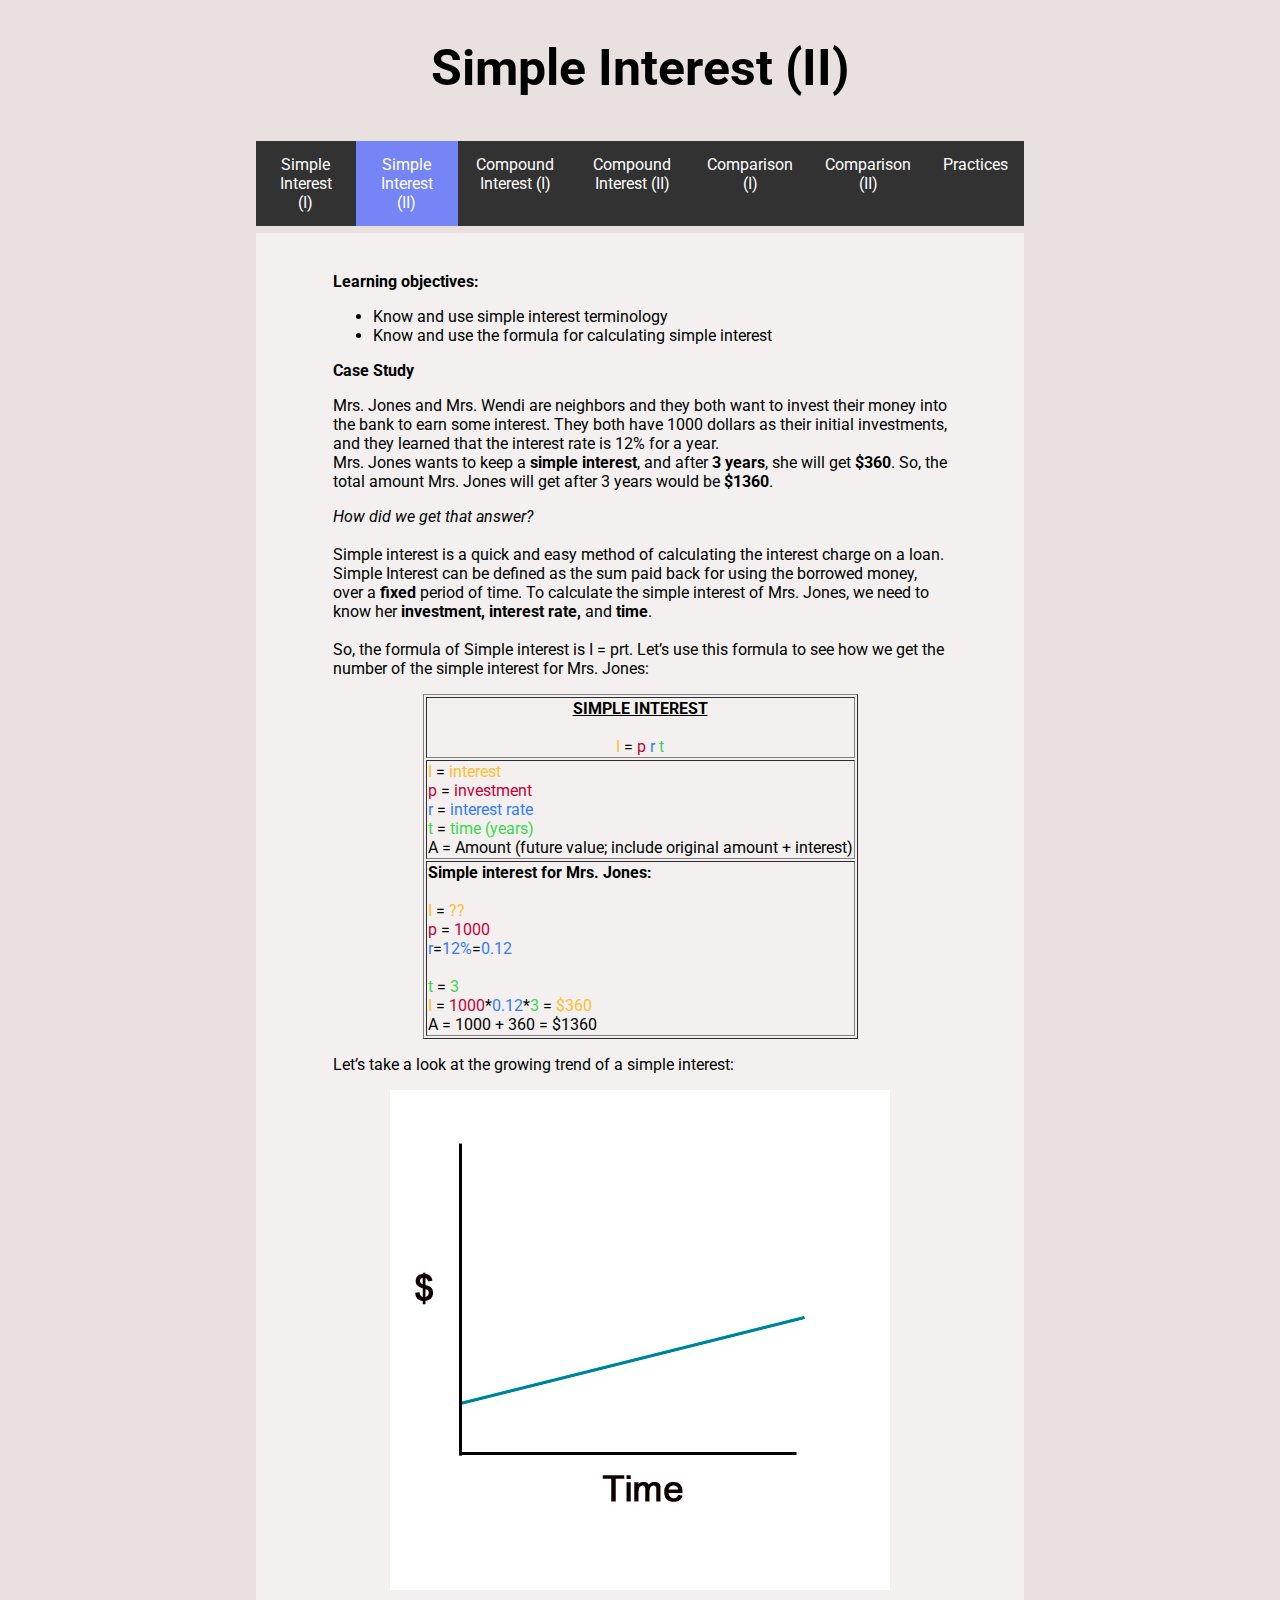
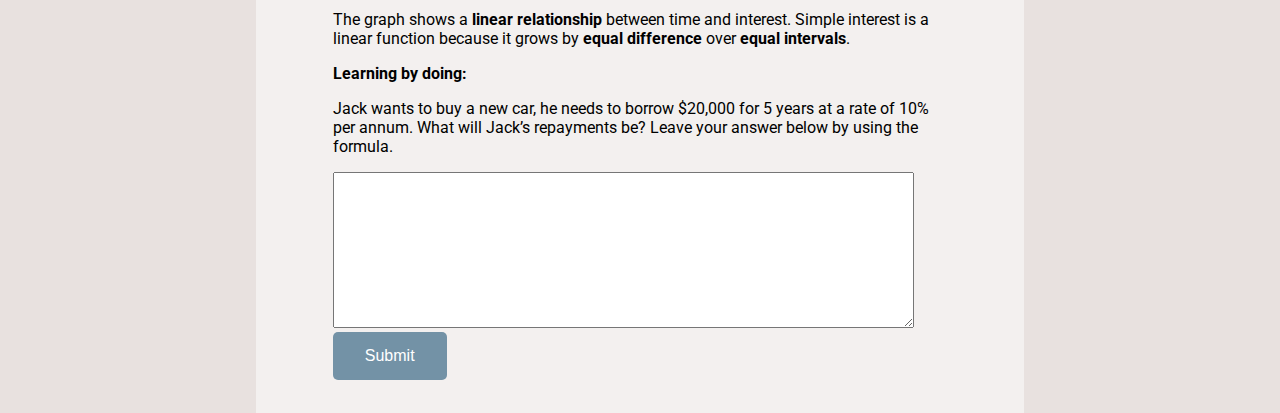
<file: simple interest.html>
<!DOCTYPE html>
<html>

<head>
  <meta charset="utf-8">
  <title>Simple Interest</title>
  <link rel="preconnect" href="https://fonts.gstatic.com">
  <link rel="stylesheet" type="text/css" href="style2.css">
  <link
    href="https://fonts.googleapis.com/css2?family=Roboto:ital,wght@0,100;0,300;0,400;0,500;0,700;0,900;1,100;1,300;1,400;1,500;1,700;1,900&display=swap"
    rel="stylesheet">
</head>

<body>
  <div class="header"><span>
      <b>Simple Interest (II)</b></span>
  </div>
<!-- change -->
  <div class=navbar>
    <a class="SI1" href="index.html">Simple Interest (I)</a>
    <a class="SI2" href="simple interest.html">Simple Interest (II)</a>
    <a class="CI1" href="page3.html">Compound Interest (I)</a>
    <a class="CI2" href="compound interest.html">Compound Interest (II)</a>
    <a class="Comparison1" href="page5.html">Comparison (I)</a>
    <a class="Comparison2" href="Comparison.html">Comparison (II)</a>
    <a class="Practice" href="page7.html">Practices</a>
  </div>
  <!-- add content id div -->
  <div class="content">
    <!-- add case id div -->
    <div id="case">
      <p><b>Learning objectives:</b></p>

      <ul>
        <li>Know and use simple interest terminology</li>
        <li>Know and use the formula for calculating simple interest</li>
      </ul>

      <p><b>Case Study</b></p>

      <p>Mrs. Jones and Mrs. Wendi are neighbors and they both want to invest their money into the bank to earn some
        interest. They both have 1000 dollars as their initial investments, and they learned that the interest rate is
        12%
        for a year. <br />Mrs. Jones wants to keep a <b>simple interest</b>, and after <b>3 years</b>, she will get
        <b>$360</b>. So, the total amount Mrs. Jones will get after 3 years would be <b>$1360</b>.</p>

      <p><i>How did we get that answer?</i> <br /> <br />Simple interest is a quick and easy method of calculating the
        interest charge on a loan. Simple Interest can be defined as the sum paid back for using the borrowed money,
        over
        a
        <b>fixed</b> period of time. To calculate the simple interest of Mrs. Jones, we need to know her <b>investment,
          interest rate,</b> and <b>time</b>.<br /> <br />So, the formula of Simple interest is I = prt. Let’s use this
        formula to see how we get the number of the simple interest for Mrs. Jones: </p>

      <table border="1" align="center">
        <tr>
          <td><u><b>
                <div align="center">SIMPLE INTEREST
              </b></u>
    </div><br />
    <div align="center">
      <font color="#FFBD33">I</font> = <font color="#C70039">p</font>
      <font color="337BFF">r</font>
      <font color="#3DD84F">t</font>
    </div>
    </td>
    </tr>
    <tr>
      <td>
        <font color="#FFBD33">I</font> = <font color="#FFBD33">interest</font>
        <br />
        <font color="#C70039">p</font> = <font color="#C70039">investment</font>
        <br />
        <font color="337BFF">r</font> = <font color="337BFF">interest rate</font>
        <br />
        <font color="#3DD84F">t</font> = <font color="#3DD84F">time (years)</font>
        <br />A = Amount (future value; include original amount + interest)
      </td>
    </tr>
    <tr>
      <td><b>Simple interest for Mrs. Jones:</b>
        <br /> <br />
        <font color="#FFBD33">I</font> = <font color="#FFBD33">??</font>
        <br />
        <font color="#C70039">p</font> = <font color="#C70039">1000</font>
        <br />
        <font color="337BFF">r</font>=<font color="337BFF">12%</font>=<font color="337BFF">0.12</font>
        <br /> <br />
        <font color="#3DD84F">t</font> = <font color="#3DD84F">3</font>
        <br />
        <font color="#FFBD33">I</font> = <font color="#C70039">1000</font>*<font color="337BFF">0.12</font>*<font
          color="#3DD84F">3</font> = <font color="#FFBD33">$360</font>
        <br />A = 1000 + 360 = $1360
      </td>
    </tr>
    </table>

    <p>Let’s take a look at the growing trend of a simple interest:</p>

    <center><img src="images/simple-interest-graph.jpg" alt="Simple Interest gragh: Linear relationship."></center>

    <p>The graph shows a <b>linear relationship</b> between time and interest. Simple interest is a linear function
      because it grows by <b>equal difference</b> over <b>equal intervals</b>.</p>

    <p><b>Learning by doing:</b></p>

    <p>Jack wants to buy a new car, he needs to borrow $20,000 for 5 years at a rate of 10% per annum. What will Jack’s
      repayments be? Leave your answer below by using the formula.</p>

    <textarea rows="10" cols="70" id = "myTextArea"></textarea><br />
    <!-- change -->
    <button type="button" onclick ="check()">Submit</button>
   <!-- add feedback -->
    <div class = "feedback" id="feedback">
<!-- add in js -->
    </div>
  </div>
  </div>
  <script type="text/javascript" src="script2.js"></script>
</body>

</html>
</file>
<file: style.css>
html, body{
    margin:0;
    height:100%;
    background-color: #e8e1df;
    font-family: 'Roboto', sans-serif;
  }

/* nav bar */
.navbar{
	display:flex;
	background-color: #323232;
	margin-top:0.5%;
	margin-left:20%;
	margin-right:20%;
}
.navbar a{
	color: white;
	text-align: center;
	padding: 14px 16px;
	text-decoration: none;
}
.navbar a:hover {
	background-color: #111;
}
/* !!! change the class name here. */
.SI1{
	background-color: #7685f5;
}

.header{
	padding:0;
	/* background-color:	#f5a776; */
	height:15%;
	width:100%;
	display:table;
}
span{
	display:table-cell;
	margin:0;
	text-align: center;
	vertical-align: middle;
	font-size: 50px;
}

.content{
	background-color:#f3f0ef;
	margin-left:20%;
	margin-right:20%;
    margin-top:0.5%;

}

#case{
	padding-top:3%;
	padding-left: 10%;
	padding-right: 10%;
	padding-bottom: 3%;
}
li{
	margin-bottom: 1.5%;
}

.feedback{
    /* change here */
    background-color: #dad8d7;
	border-radius: 5px;
}
.txa{
	margin: 12px;
}
/* #feedback{
   
    background-color: #dad8d7;
    border-radius: 5px;
} */

button {
	background-color:#7392a6; 
	border: none;
	border-radius: 5px;
	margin-left: 12px;
	color: white;
	padding: 15px 32px;
	text-align: center;
	text-decoration: none;
	display: inline-block;
	font-size: 16px;
	 }
	 
/* adjustable page */
@media (max-width: 1200px) {
	.navbar {
		flex-direction: column;
		margin:0;
    }
    
	.content{
		margin:0;
	}
}
</file>
<file: style2.css>
html, body{
    margin:0;
    height:100%;
    background-color: #e8e1df;
    font-family: 'Roboto', sans-serif;
  }

/* nav bar */
.navbar{
	display:flex;
	background-color: #323232;
	margin-top:0.5%;
	margin-left:20%;
	margin-right:20%;
}
.navbar a{
	color: white;
	text-align: center;
	padding: 14px 16px;
	text-decoration: none;
}
.navbar a:hover {
	background-color: #111;
}
/* !!! change the class name here. */
.SI2{
	background-color: #7685f5;
}

.header{
	padding:0;
	/* background-color:	#f5a776; */
	height:15%;
	width:100%;
	display:table;
}
span{
	display:table-cell;
	margin:0;
	text-align: center;
	vertical-align: middle;
	font-size: 50px;
}

.content{
	background-color:#f3f0ef;
	margin-left:20%;
	margin-right:20%;
    margin-top:0.5%;

}

#case{
	padding-top:3%;
	padding-left: 10%;
	padding-right: 10%;
	padding-bottom: 3%;
}


button {
	background-color:#7392a6; 
	border: none;
	border-radius: 5px;
	/* margin-left: 12px; */
	color: white;
	padding: 15px 32px;
	text-align: center;
	text-decoration: none;
	display: inline-block;
	font-size: 16px;
  }

.feedback{
    /* change here */
    background-color: #dad8d7;
	border-radius: 5px;
	margin-top:10px;
}
/* adjustable page */
@media (max-width: 1200px) {
	.navbar {
		flex-direction: column;
		margin:0;
    }
    
	.content{
		margin:0;
	}
}
</file>
<file: style3.css>
html, body{
    margin:0;
    height:100%;
    background-color: #e8e1df;
    font-family: 'Roboto', sans-serif;
  }

/* nav bar */
.navbar{
	display:flex;
	background-color: #323232;
	margin-top:0.5%;
	margin-left:20%;
	margin-right:20%;
}
.navbar a{
	color: white;
	text-align: center;
	padding: 14px 16px;
	text-decoration: none;
}
.navbar a:hover {
	background-color: #111;
}
/* !!! change the class name here. */
.CI1{
	background-color: #7685f5;
}

.header{
	padding:0;
	/* background-color:	#f5a776; */
	height:15%;
	width:100%;
	display:table;
}
span{
	display:table-cell;
	margin:0;
	text-align: center;
	vertical-align: middle;
	font-size: 50px;
}

.content{
	background-color:#f3f0ef;
	margin-left:20%;
	margin-right:20%;
	margin-top:0.5%;
}

#case{
	padding-top:3%;
	padding-left: 10%;
	padding-right: 10%;
	padding-bottom: 3%;
}
li{
	margin-bottom: 1.5%;
}

.feedback{
    /* change here */
    background-color: #dad8d7;
	border-radius: 5px;
}
.txa{
	margin: 12px;
}

button {
	background-color:#7392a6; 
	border: none;
	border-radius: 5px;
	margin-left: 12px;
	color: white;
	padding: 15px 32px;
	text-align: center;
	text-decoration: none;
	display: inline-block;
	font-size: 16px;
  }
/* adjustable page */
@media (max-width: 1200px) {
	.navbar {
		flex-direction: column;
		margin:0;
    }
    
	.content{
		margin:0;
	}
}
</file>
<file: style5.css>
html, body{
    margin:0;
    height:100%;
    background-color: #e8e1df;
    font-family: 'Roboto', sans-serif;
  }

/* nav bar */
.navbar{
	display:flex;
	background-color: #323232;
	margin-top:0.5%;
	margin-left:20%;
	margin-right:20%;
}
.navbar a{
	color: white;
	text-align: center;
	padding: 14px 16px;
	text-decoration: none;
}
.navbar a:hover {
	background-color: #111;
}
/* !!! change the class name here. */
.Comparison1{
	background-color: #7685f5;
}

.header{
	padding:0;
	/* background-color:	#f5a776; */
	height:15%;
	width:100%;
	display:table;
}
span{
	display:table-cell;
	margin:0;
	text-align: center;
	vertical-align: middle;
	font-size: 50px;
}

.content{
	background-color:#f3f0ef;
	margin-left:20%;
	margin-right:20%;
	margin-top:0.5%;
}

#case{
	padding-top:3%;
	padding-left: 10%;
	padding-right: 10%;
	padding-bottom: 3%;
}
li{
	margin-bottom: 1.5%;
}

.feedback{
    /* change here */
    background-color: #dad8d7;
	border-radius: 5px;
}
.txa{
	margin: 12px;
}

button {
	background-color:#7392a6; 
	border: none;
	border-radius: 5px;
	margin-left: 12px;
	color: white;
	padding: 15px 32px;
	text-align: center;
	text-decoration: none;
	display: inline-block;
	font-size: 16px;
  }

  .slider {
	-webkit-appearance: none;
	width: 80%;
	margin-left: 10%;
	height: 25px;
	background: #d3d3d3;
	outline: none;
	opacity: 0.7;
	-webkit-transition: .2s;
	transition: opacity .2s;
  }
  
  .slider:hover {
	opacity: 1;
  }
  
  .slider::-webkit-slider-thumb {
	-webkit-appearance: none;
	appearance: none;
	width: 25px;
	height: 25px;
	background: #4CAF50;
	cursor: pointer;
  }
  
  .slider::-moz-range-thumb {
	width: 25px;
	height: 25px;
	background: #4CAF50;
	cursor: pointer;
  }
/* adjustable page */
@media (max-width: 1200px) {
	.navbar {
		flex-direction: column;
		margin:0;
    }
    
	.content{
		margin:0;
	}
}
</file>
